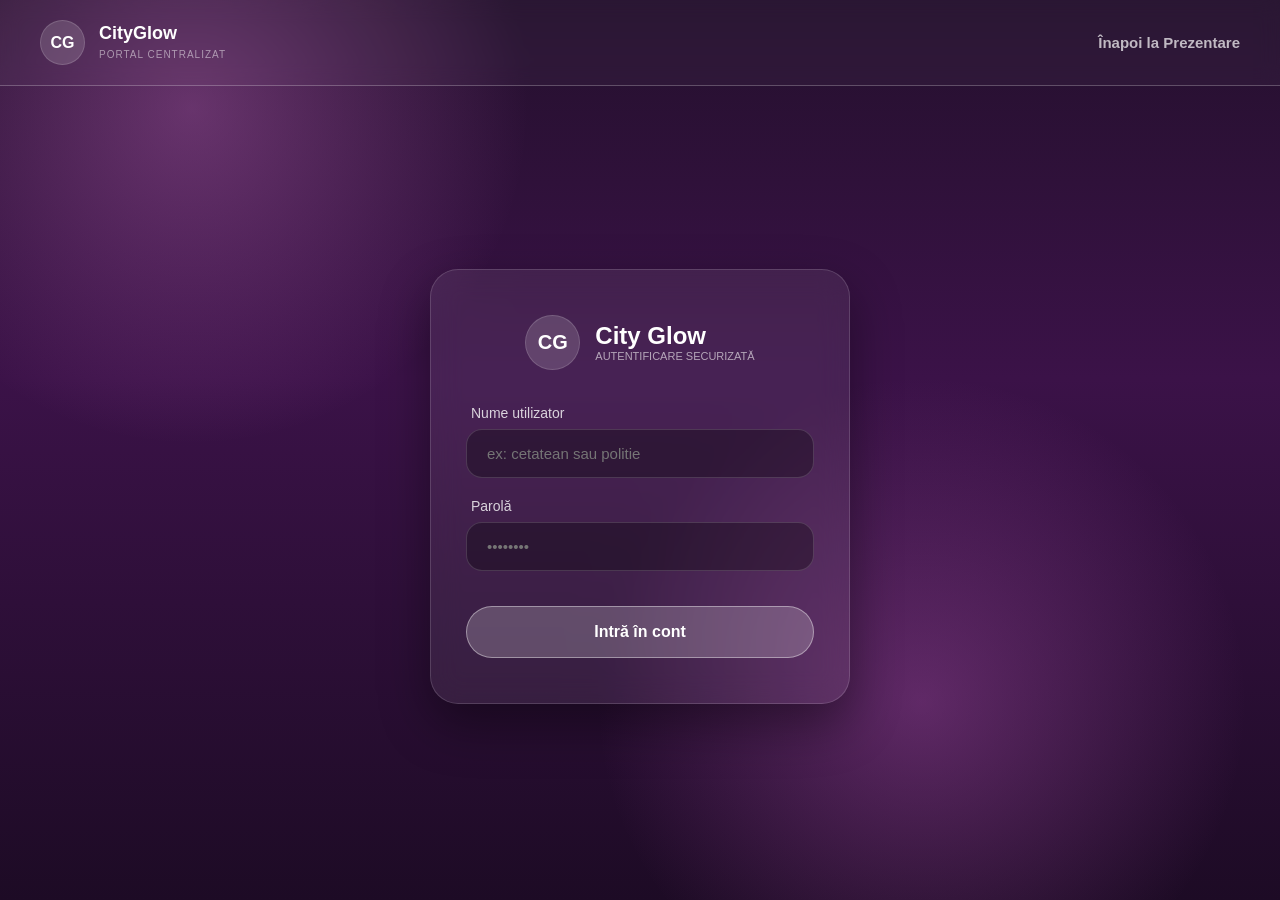
<file: login.html>
<!DOCTYPE html>
<html lang="ro">
<head>
    <meta charset="UTF-8">
    <meta name="viewport" content="width=device-width, initial-scale=1.0">
    <title>City Glow - Autentificare</title>
    <link rel="stylesheet" href="style.css" />
    <style>
        .login-container {
            display: flex;
            justify-content: center;
            align-items: center;
            min-height: calc(100vh - 100px);
            padding: 20px;
        }

        .login-box {
            width: 100%;
            max-width: 420px;
            padding: 45px 35px;
            text-align: center;
            box-shadow: 0 20px 50px rgba(0,0,0,0.4);
        }

        .logo-area {
            display: flex;
            align-items: center;
            justify-content: center;
            gap: 15px;
            margin-bottom: 35px;
        }

        .input-group {
            margin-bottom: 20px;
            text-align: left;
        }

            .input-group label {
                display: block;
                margin-bottom: 8px;
                font-size: 14px;
                color: rgba(255, 255, 255, 0.8);
                margin-left: 5px;
                font-weight: 500;
            }

            .input-group input {
                width: 100%;
                padding: 15px 20px;
                background-color: rgba(0, 0, 0, 0.3);
                border: 1px solid rgba(255, 255, 255, 0.15);
                color: white;
                border-radius: 16px;
                font-size: 15px;
                outline: none;
                transition: 0.3s;
            }

                .input-group input:focus {
                    border-color: rgba(255, 255, 255, 0.5);
                    background-color: rgba(0, 0, 0, 0.4);
                }

        .btn-submit {
            width: 100%;
            padding: 16px;
            background-color: rgba(255, 255, 255, 0.2);
            color: white;
            border: 1px solid rgba(255, 255, 255, 0.4);
            border-radius: 50px;
            font-size: 16px;
            font-weight: bold;
            cursor: pointer;
            transition: all 0.3s ease;
            margin-top: 15px;
        }

            .btn-submit:hover {
                background-color: white;
                color: var(--bg2);
            }

        .error-box {
            color: #ff6b6b;
            background-color: rgba(255, 107, 107, 0.1);
            border: 1px solid rgba(255, 107, 107, 0.3);
            padding: 12px;
            border-radius: 12px;
            margin-top: 20px;
            font-size: 14px;
            display: none;
        }
    </style>
</head>
<body>

    <header class="topbar">
        <div class="brand">
            <div class="brand-icon">CG</div>
            <div class="brand-text"><h2>CityGlow</h2><span>Portal Centralizat</span></div>
        </div>
        <nav class="nav-links">
            <a href="prezentare.html" class="nav-item">Înapoi la Prezentare</a>
        </nav>
    </header>

    <main class="login-container">
        <div class="glass-card login-box">
            <div class="logo-area">
                <div class="brand-icon" style="width: 55px; height: 55px; font-size: 20px;">CG</div>
                <div style="text-align: left;">
                    <h1 style="font-size: 24px; font-weight: 700;">City Glow</h1>
                    <p style="font-size: 11px; text-transform: uppercase; color: rgba(255,255,255,0.6);">Autentificare securizată</p>
                </div>
            </div>

            <form id="loginForm">
                <div class="input-group">
                    <label for="username">Nume utilizator</label>
                    <input type="text" id="username" placeholder="ex: cetatean sau politie" required autocomplete="off">
                </div>

                <div class="input-group">
                    <label for="password">Parolă</label>
                    <input type="password" id="password" placeholder="••••••••" required>
                </div>

                <button type="submit" class="btn-submit">Intră în cont</button>
            </form>

            <div id="errorMessage" class="error-box">
                Date de autentificare incorecte! (cetatean / 1234 sau politie / admin)
            </div>
        </div>
    </main>

    <script>
        document.getElementById('loginForm').addEventListener('submit', function (event) {
            event.preventDefault();
            const user = document.getElementById('username').value.trim().toLowerCase();
            const pass = document.getElementById('password').value.trim();
            const errorDiv = document.getElementById('errorMessage');
            errorDiv.style.display = 'none';

            if (user === 'cetatean' && pass === '1234') {
                window.location.href = 'index.html';
            } else if (user === 'politie' && pass === 'admin') {
                window.location.href = 'indexInstitutie.html';
            } else {
                errorDiv.style.display = 'block';
            }
        });
    </script>
</body>
</html>
</file>
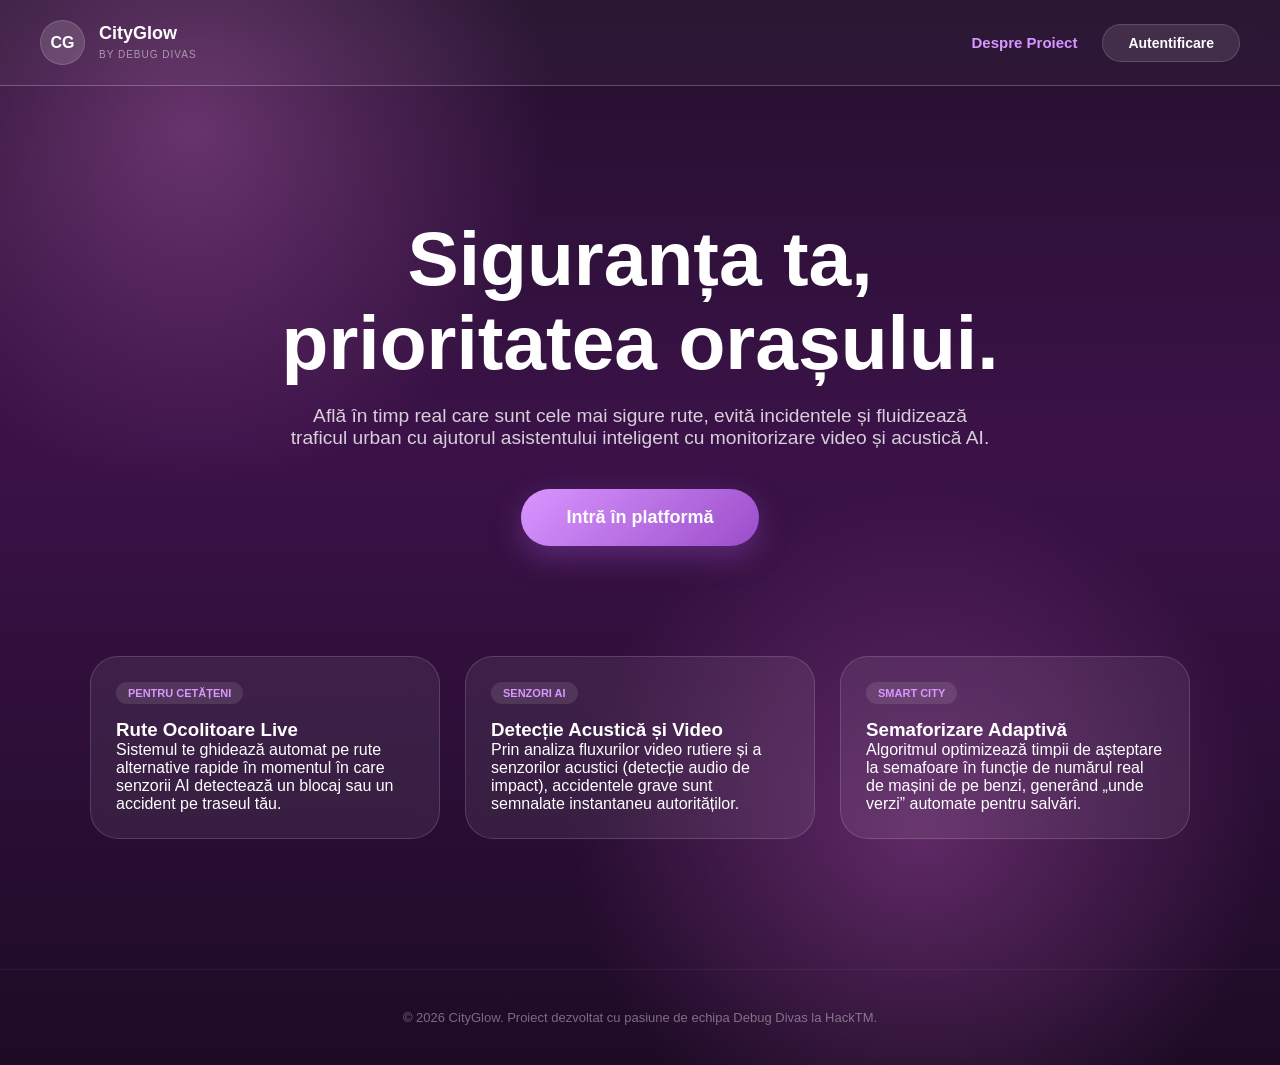
<file: prezentare.html>
<!DOCTYPE html>
<html lang="ro">
<head>
    <meta charset="UTF-8" />
    <meta name="viewport" content="width=device-width, initial-scale=1.0" />
    <title>CityGlow | Creat de Debug Divas</title>
    <link rel="stylesheet" href="style.css" />
    <style>
        .hero-landing {
            text-align: center;
            padding: 100px 20px 60px;
        }

            .hero-landing h1 {
                font-size: clamp(45px, 6vw, 80px);
                font-weight: 800;
                line-height: 1.1;
                margin-bottom: 20px;
            }

            .hero-landing p {
                font-size: clamp(16px, 1.5vw, 22px);
                color: rgba(255, 255, 255, 0.8);
                max-width: 700px;
                margin: 0 auto 40px;
                font-weight: 300;
            }

        .btn-main {
            padding: 18px 45px;
            background: linear-gradient(135deg, #d896ff, #9b4dca);
            color: white;
            border-radius: 50px;
            text-decoration: none;
            font-size: 18px;
            font-weight: bold;
            box-shadow: 0 10px 30px rgba(155, 77, 202, 0.4);
            display: inline-block;
            transition: 0.3s;
            border: none;
        }

            .btn-main:hover {
                transform: translateY(-3px);
                box-shadow: 0 15px 40px rgba(155, 77, 202, 0.6);
            }

        .features-grid {
            display: flex;
            justify-content: center;
            flex-wrap: wrap;
            gap: 25px;
            max-width: 1200px;
            margin: 50px auto 0;
            padding: 0 20px;
        }

            .features-grid .glass-card {
                max-width: 350px;
                text-align: left;
                transition: 0.3s;
            }

                .features-grid .glass-card:hover {
                    border-color: rgba(216, 150, 255, 0.4);
                    background: rgba(255,255,255,0.1);
                }

        .card-tag {
            display: inline-block;
            padding: 5px 12px;
            background: rgba(255, 255, 255, 0.1);
            border-radius: 20px;
            font-size: 11px;
            text-transform: uppercase;
            margin-bottom: 15px;
            color: #d896ff;
            font-weight: bold;
        }

        footer {
            padding: 40px 20px;
            text-align: center;
            font-size: 13px;
            color: rgba(255, 255, 255, 0.4);
            margin-top: 60px;
            border-top: 1px solid rgba(255, 255, 255, 0.05);
        }
    </style>
</head>
<body>

    <header class="topbar">
        <div class="brand">
            <div class="brand-icon">CG</div>
            <div class="brand-text">
                <h2>CityGlow</h2>
                <span>by Debug Divas</span>
            </div>
        </div>
        <nav class="nav-links">
            <a href="prezentare.html" class="nav-item active">Despre Proiect</a>
            <a href="login.html" class="btn-nav-action">Autentificare</a>
        </nav>
    </header>

    <main class="page">
        <section class="hero-landing">
            <h1>Siguranța ta, <br>prioritatea orașului.</h1>
            <p>Află în timp real care sunt cele mai sigure rute, evită incidentele și fluidizează traficul urban cu ajutorul asistentului inteligent cu monitorizare video și acustică AI.</p>
            <a href="login.html" class="btn-main">Intră în platformă</a>
        </section>

        <section class="features-grid">
            <div class="glass-card">
                <span class="card-tag">Pentru Cetățeni</span>
                <h3>Rute Ocolitoare Live</h3>
                <p>Sistemul te ghidează automat pe rute alternative rapide în momentul în care senzorii AI detectează un blocaj sau un accident pe traseul tău.</p>
            </div>
            <div class="glass-card">
                <span class="card-tag">Senzori AI</span>
                <h3>Detecție Acustică și Video</h3>
                <p>Prin analiza fluxurilor video rutiere și a senzorilor acustici (detecție audio de impact), accidentele grave sunt semnalate instantaneu autorităților.</p>
            </div>
            <div class="glass-card">
                <span class="card-tag">Smart City</span>
                <h3>Semaforizare Adaptivă</h3>
                <p>Algoritmul optimizează timpii de așteptare la semafoare în funcție de numărul real de mașini de pe benzi, generând „unde verzi” automate pentru salvări.</p>
            </div>
        </section>
    </main>

    <footer>
        &copy; 2026 CityGlow. Proiect dezvoltat cu pasiune de echipa Debug Divas la HackTM.
    </footer>

</body>
</html>
</file>
<file: style.css>
﻿:root {
    --bg1: #24102d;
    --bg2: #3b1248;
    --pink: #c25ac3;
    --pink2: #d86ed2;
    --pink3: #f2a8ea;
    --pink4: #ffd9fb;
    --soft: #fff2fd;
    --white: #ffffff;
    --ink: #25152c;
    --line: rgba(255,255,255,.24);
    --glass: rgba(255,255,255,.07);
    --glass-border: rgba(255,255,255,.15);
    --danger: #ff4a5f;
    --warn: #ffba63;
    --green: #79e08f;
    --blue: #8fd2ff;
    --shadow: 0 30px 90px rgba(0,0,0,.33);
    --radius: 34px;
    --font: -apple-system, BlinkMacSystemFont, "Segoe UI", Roboto, Helvetica, Arial, sans-serif;
}

* {
    box-sizing: border-box;
    margin: 0;
    padding: 0;
}

html {
    scroll-behavior: smooth;
}

body {
    margin: 0;
    min-height: 100vh;
    font-family: var(--font);
    color: var(--white);
    overflow-x: hidden;
    background: radial-gradient(circle at 15% 12%, rgba(232,126,225,.32), transparent 25%), radial-gradient(circle at 72% 78%, rgba(194,90,195,.36), transparent 28%), linear-gradient(180deg, var(--bg1) 0%, var(--bg2) 42%, #1d0b25 100%);
}

/* MENIU / HEADER UNITAR */
header.topbar {
    padding: 20px 40px;
    display: flex;
    justify-content: space-between;
    align-items: center;
    background: rgba(255, 255, 255, 0.03);
    backdrop-filter: blur(10px);
    border-bottom: 1px solid var(--line);
    position: relative;
    z-index: 100;
}

.brand {
    display: flex;
    align-items: center;
    gap: 14px;
}

.brand-icon {
    width: 45px;
    height: 45px;
    border-radius: 50%;
    display: grid;
    place-items: center;
    background: rgba(255, 255, 255, 0.15);
    border: 1px solid var(--glass-border);
    font-weight: 800;
    font-size: 16px;
}

.brand-text h2 {
    font-size: 18px;
    font-weight: 700;
}

.brand-text span {
    font-size: 10px;
    color: rgba(255,255,255,0.5);
    text-transform: uppercase;
    letter-spacing: 1px;
}

.nav-links {
    display: flex;
    align-items: center;
    gap: 25px;
}

.nav-item {
    text-decoration: none;
    color: rgba(255,255,255,0.7);
    font-weight: 600;
    font-size: 15px;
    transition: 0.3s;
}

    .nav-item:hover, .nav-item.active {
        color: #d896ff;
    }

.btn-nav-action {
    padding: 10px 25px;
    background: rgba(255, 255, 255, 0.1);
    border: 1px solid var(--glass-border);
    color: white;
    border-radius: 50px;
    text-decoration: none;
    font-size: 14px;
    font-weight: bold;
    transition: all 0.3s ease;
}

    .btn-nav-action:hover {
        background: white;
        color: var(--bg2);
    }

/* STRUCTURĂ PAGINI / CARDURI GLASSMORPHISM */
.page {
    width: min(1440px, calc(100% - 48px));
    margin: auto;
    padding: 30px 0 70px;
}

.glass-card {
    background: var(--glass);
    backdrop-filter: blur(15px);
    -webkit-backdrop-filter: blur(15px);
    border: 1px solid var(--glass-border);
    border-radius: 28px;
    padding: 25px;
    overflow: hidden;
}

/* COMPONENTE HARTĂ ȘI TRAFIC */
#map {
    height: 420px;
    border-radius: 24px;
    border: 1px solid var(--line);
    z-index: 1;
    margin-top: 15px;
}

.search-container {
    position: relative;
    margin-bottom: 12px;
}

.search-input {
    width: 100%;
    padding: 15px;
    border-radius: 15px;
    border: 1px solid var(--line);
    background: rgba(0,0,0,0.3);
    color: white;
    outline: none;
}

.results-dropdown {
    position: absolute;
    width: 100%;
    background: white;
    color: black;
    border-radius: 10px;
    z-index: 2000;
    box-shadow: 0 10px 30px rgba(0,0,0,0.5);
    display: none;
    max-height: 200px;
    overflow-y: auto;
    margin-top: 5px;
}

    .results-dropdown div {
        padding: 10px;
        cursor: pointer;
        border-bottom: 1px solid #eee;
        font-size: 14px;
    }

        .results-dropdown div:hover {
            background: #f0f0f0;
        }

.leaflet-routing-container {
    display: none !important;
}

.route-info-box {
    display: flex;
    gap: 10px;
    margin-top: 15px;
}

.info-pill {
    flex: 1;
    background: rgba(0,0,0,0.2);
    padding: 12px;
    border-radius: 15px;
    text-align: center;
}

    .info-pill b {
        font-size: 18px;
        color: var(--green);
    }

.step-card {
    padding: 12px;
    background: rgba(255,255,255,0.05);
    border-radius: 12px;
    margin-bottom: 8px;
    border-left: 4px solid var(--pink2);
    font-size: 13px;
}

/* TRAFFIC LIGHTS COMPONENT */
.light-container {
    background: rgba(0,0,0,0.3);
    padding: 8px 15px;
    border-radius: 50px;
    display: flex;
    gap: 8px;
    width: fit-content;
}

.dot {
    width: 14px;
    height: 14px;
    border-radius: 50%;
    opacity: 0.15;
    transition: 0.4s;
    background-color: rgba(255,255,255,0.2);
}

    .dot.red {
        background-color: var(--danger);
    }

    .dot.yellow {
        background-color: var(--warn);
    }

    .dot.green {
        background-color: var(--green);
    }

    .dot.active {
        opacity: 1;
        box-shadow: 0 0 12px currentColor;
    }

/* SEMAFOR HERO (PAGINA CETĂȚEAN) */
.traffic-box {
    width: 100px;
    padding: 20px 0;
    border-radius: 30px;
    background: rgba(255,255,255,0.1);
    border: 1px solid var(--line);
    display: flex;
    flex-direction: column;
    align-items: center;
    gap: 15px;
}

.big-bulb {
    width: 50px;
    height: 50px;
    border-radius: 50%;
    background: rgba(255,255,255,0.1);
    opacity: 0.2;
    transition: 0.3s;
}

    .big-bulb.red.active {
        background: var(--danger);
        opacity: 1;
        box-shadow: 0 0 30px var(--danger);
    }

    .big-bulb.yellow.active {
        background: var(--warn);
        opacity: 1;
        box-shadow: 0 0 30px var(--warn);
    }

    .big-bulb.green.active {
        background: var(--green);
        opacity: 1;
        box-shadow: 0 0 30px var(--green);
    }
</file>
